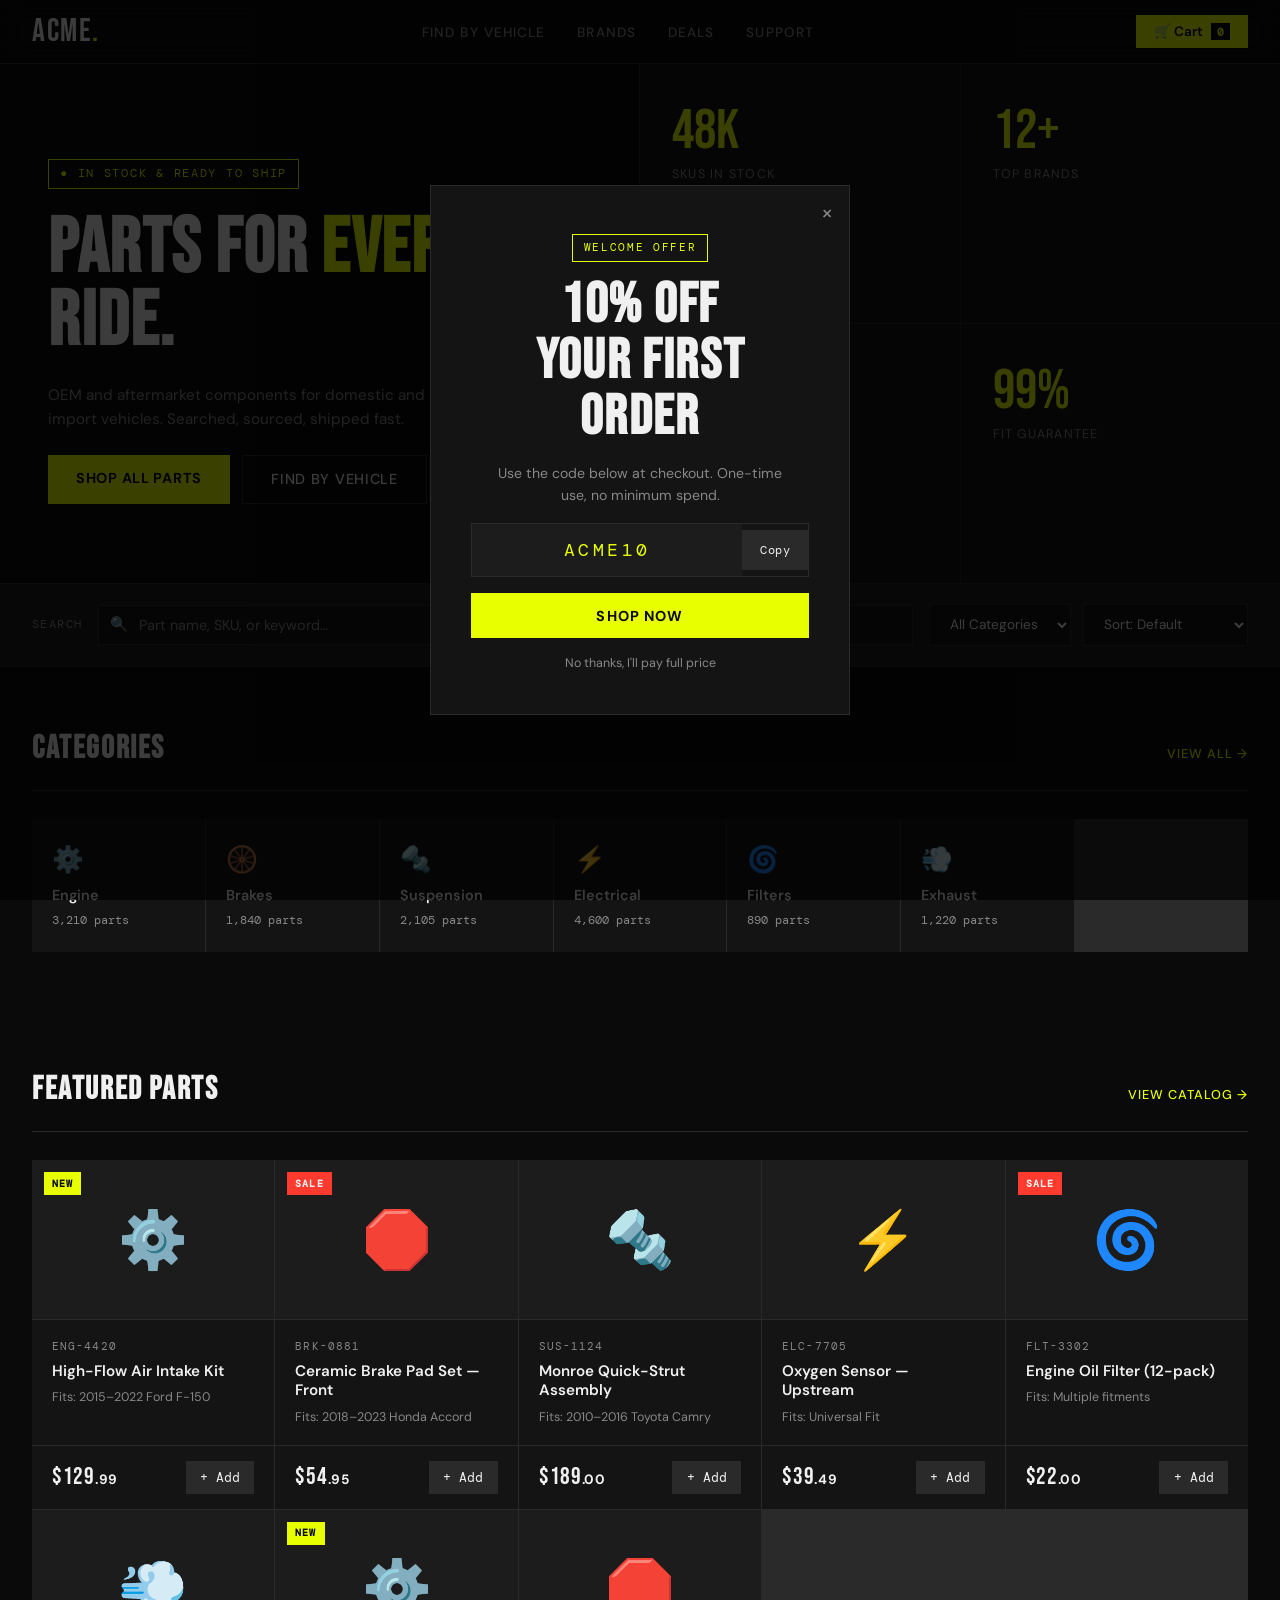
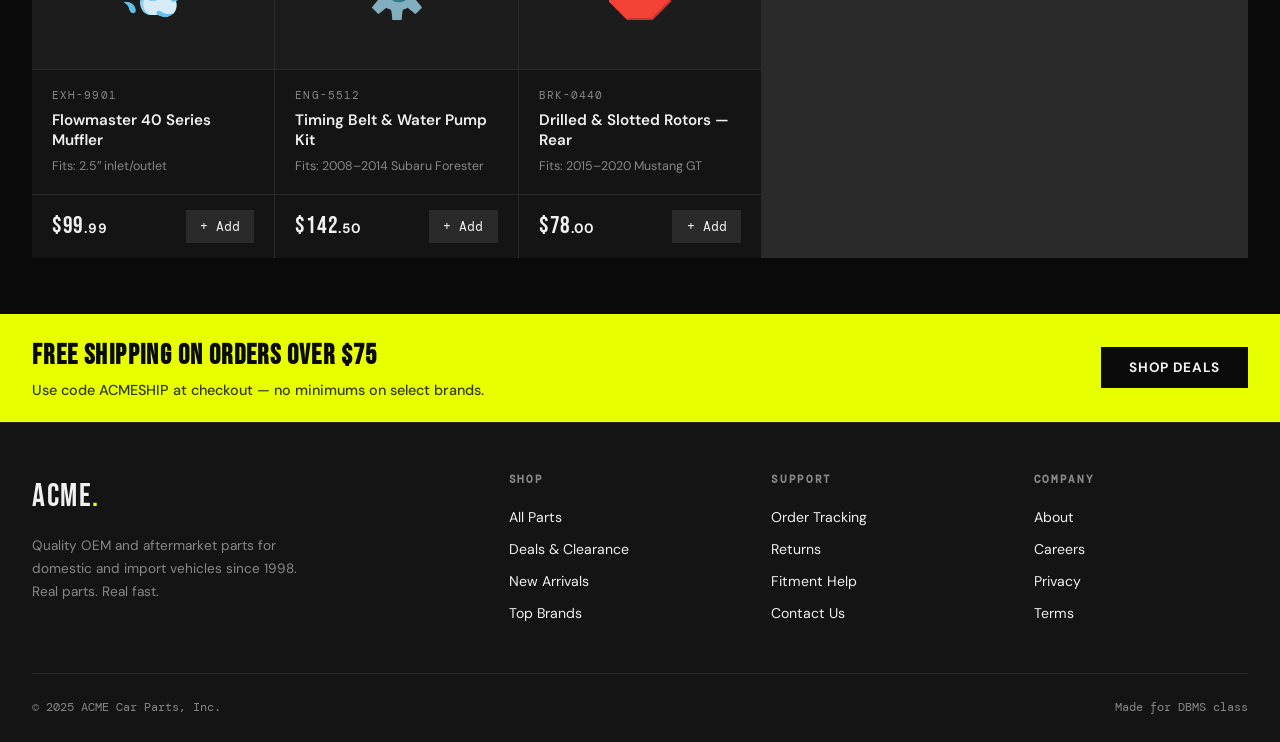
<file: index.html>
<!DOCTYPE html>
<html lang="en">
<head>
    <meta charset="UTF-8">
    <meta name="viewport" content="width=device-width, initial-scale=1.0">
    <title>ACME Car Parts</title>
    <link rel="stylesheet" href="css/styles.css">
</head>
<body>

<!-- NAV -->
<nav>
    <a href="#" class="nav-logo">ACME<span>.</span></a>
    <ul class="nav-links">
        <li><a href="vehicles.html">Find by Vehicle</a></li>
        <li><a href="brands.html">Brands</a></li>
        <li><a href="#search">Deals</a></li>
        <li><a href="#">Support</a></li>
    </ul>
    <div class="nav-right">
        <button class="cart-btn" id="cart-btn">
            &#128722; Cart
            <span class="cart-count" id="cart-count">0</span>
        </button>
    </div>
</nav>

<!-- HERO -->
<section class="hero">
    <div class="hero-text">
        <div class="hero-tag">&#9679; In Stock &amp; Ready to Ship</div>
        <h1>Parts for <em>Every</em> Ride.</h1>
        <p class="hero-sub">OEM and aftermarket components for domestic and import vehicles. Searched, sourced, shipped fast.</p>
        <div class="hero-actions">
            <a href="#parts" class="btn-primary">Shop All Parts</a>
            <a href="vehicles.html" class="btn-outline">Find by Vehicle</a>
        </div>
    </div>
    <div class="hero-visual">
        <div class="hero-stats">
            <div class="stat-cell">
                <span class="num">48K</span>
                <span class="label">SKUs in stock</span>
            </div>
            <div class="stat-cell">
                <span class="num">12+</span>
                <span class="label">Top brands</span>
            </div>
            <div class="stat-cell">
                <span class="num">2-day</span>
                <span class="label">Avg. shipping</span>
            </div>
            <div class="stat-cell">
                <span class="num">99%</span>
                <span class="label">Fit guarantee</span>
            </div>
        </div>
    </div>
</section>

<!-- SEARCH BAR -->
<div class="search-bar-wrap" id="search">
    <span class="search-label">Search</span>
    <div class="search-input-wrap">
        <span class="search-icon">&#128269;</span>
        <input type="text" id="search-input" placeholder="Part name, SKU, or keyword…">
    </div>
    <div class="filter-selects">
        <select id="filter-category">
            <option value="">All Categories</option>
            <option value="Engine">Engine</option>
            <option value="Brakes">Brakes</option>
            <option value="Suspension">Suspension</option>
            <option value="Electrical">Electrical</option>
            <option value="Filters">Filters</option>
            <option value="Exhaust">Exhaust</option>
        </select>
        <select id="filter-sort">
            <option value="">Sort: Default</option>
            <option value="price-asc">Price: Low → High</option>
            <option value="price-desc">Price: High → Low</option>
            <option value="name">Name A–Z</option>
        </select>
    </div>
</div>

<!-- CATEGORIES -->
<section class="section">
    <div class="section-header">
        <h2 class="section-title">Categories</h2>
        <a href="#" class="section-link">View All →</a>
    </div>
    <div class="categories-grid">
        <button class="category-card" data-category="Engine">
            <span class="cat-icon">⚙️</span>
            <span class="cat-name">Engine</span>
            <span class="cat-count">3,210 parts</span>
        </button>
        <button class="category-card" data-category="Brakes">
            <span class="cat-icon">🛞</span>
            <span class="cat-name">Brakes</span>
            <span class="cat-count">1,840 parts</span>
        </button>
        <button class="category-card" data-category="Suspension">
            <span class="cat-icon">🔩</span>
            <span class="cat-name">Suspension</span>
            <span class="cat-count">2,105 parts</span>
        </button>
        <button class="category-card" data-category="Electrical">
            <span class="cat-icon">⚡</span>
            <span class="cat-name">Electrical</span>
            <span class="cat-count">4,600 parts</span>
        </button>
        <button class="category-card" data-category="Filters">
            <span class="cat-icon">🌀</span>
            <span class="cat-name">Filters</span>
            <span class="cat-count">890 parts</span>
        </button>
        <button class="category-card" data-category="Exhaust">
            <span class="cat-icon">💨</span>
            <span class="cat-name">Exhaust</span>
            <span class="cat-count">1,220 parts</span>
        </button>
    </div>
</section>

<!-- PARTS LISTING -->
<section class="section" id="parts">
    <div class="section-header">
        <h2 class="section-title">Featured Parts</h2>
        <a href="#" class="section-link">View Catalog →</a>
    </div>
    <div class="parts-grid" id="parts-grid">
        <!-- Populated by main.js -->
    </div>
    <p id="no-results">No parts match your search.</p>
</section>

<!-- PROMO BAND -->
<div class="promo-band">
    <div>
        <h2>Free shipping on orders over $75</h2>
        <p>Use code ACMESHIP at checkout — no minimums on select brands.</p>
    </div>
    <button class="btn-dark">Shop Deals</button>
</div>

<!-- FOOTER -->
<footer>
    <div class="footer-grid">
        <div class="footer-brand">
            <a href="#" class="nav-logo">ACME<span>.</span></a>
            <p>Quality OEM and aftermarket parts for domestic and import vehicles since 1998. Real parts. Real fast.</p>
        </div>
        <div class="footer-col">
            <h4>Shop</h4>
            <ul>
                <li><a href="#">All Parts</a></li>
                <li><a href="#">Deals &amp; Clearance</a></li>
                <li><a href="#">New Arrivals</a></li>
                <li><a href="#">Top Brands</a></li>
            </ul>
        </div>
        <div class="footer-col">
            <h4>Support</h4>
            <ul>
                <li><a href="#">Order Tracking</a></li>
                <li><a href="#">Returns</a></li>
                <li><a href="#">Fitment Help</a></li>
                <li><a href="#">Contact Us</a></li>
            </ul>
        </div>
        <div class="footer-col">
            <h4>Company</h4>
            <ul>
                <li><a href="#">About</a></li>
                <li><a href="#">Careers</a></li>
                <li><a href="#">Privacy</a></li>
                <li><a href="#">Terms</a></li>
            </ul>
        </div>
    </div>
    <div class="footer-bottom">
        <p>© 2025 ACME Car Parts, Inc.</p>
        <p>Made for DBMS class</p>
    </div>
</footer>

<script src="js/main.js"></script>
</body>
</html>
</file>
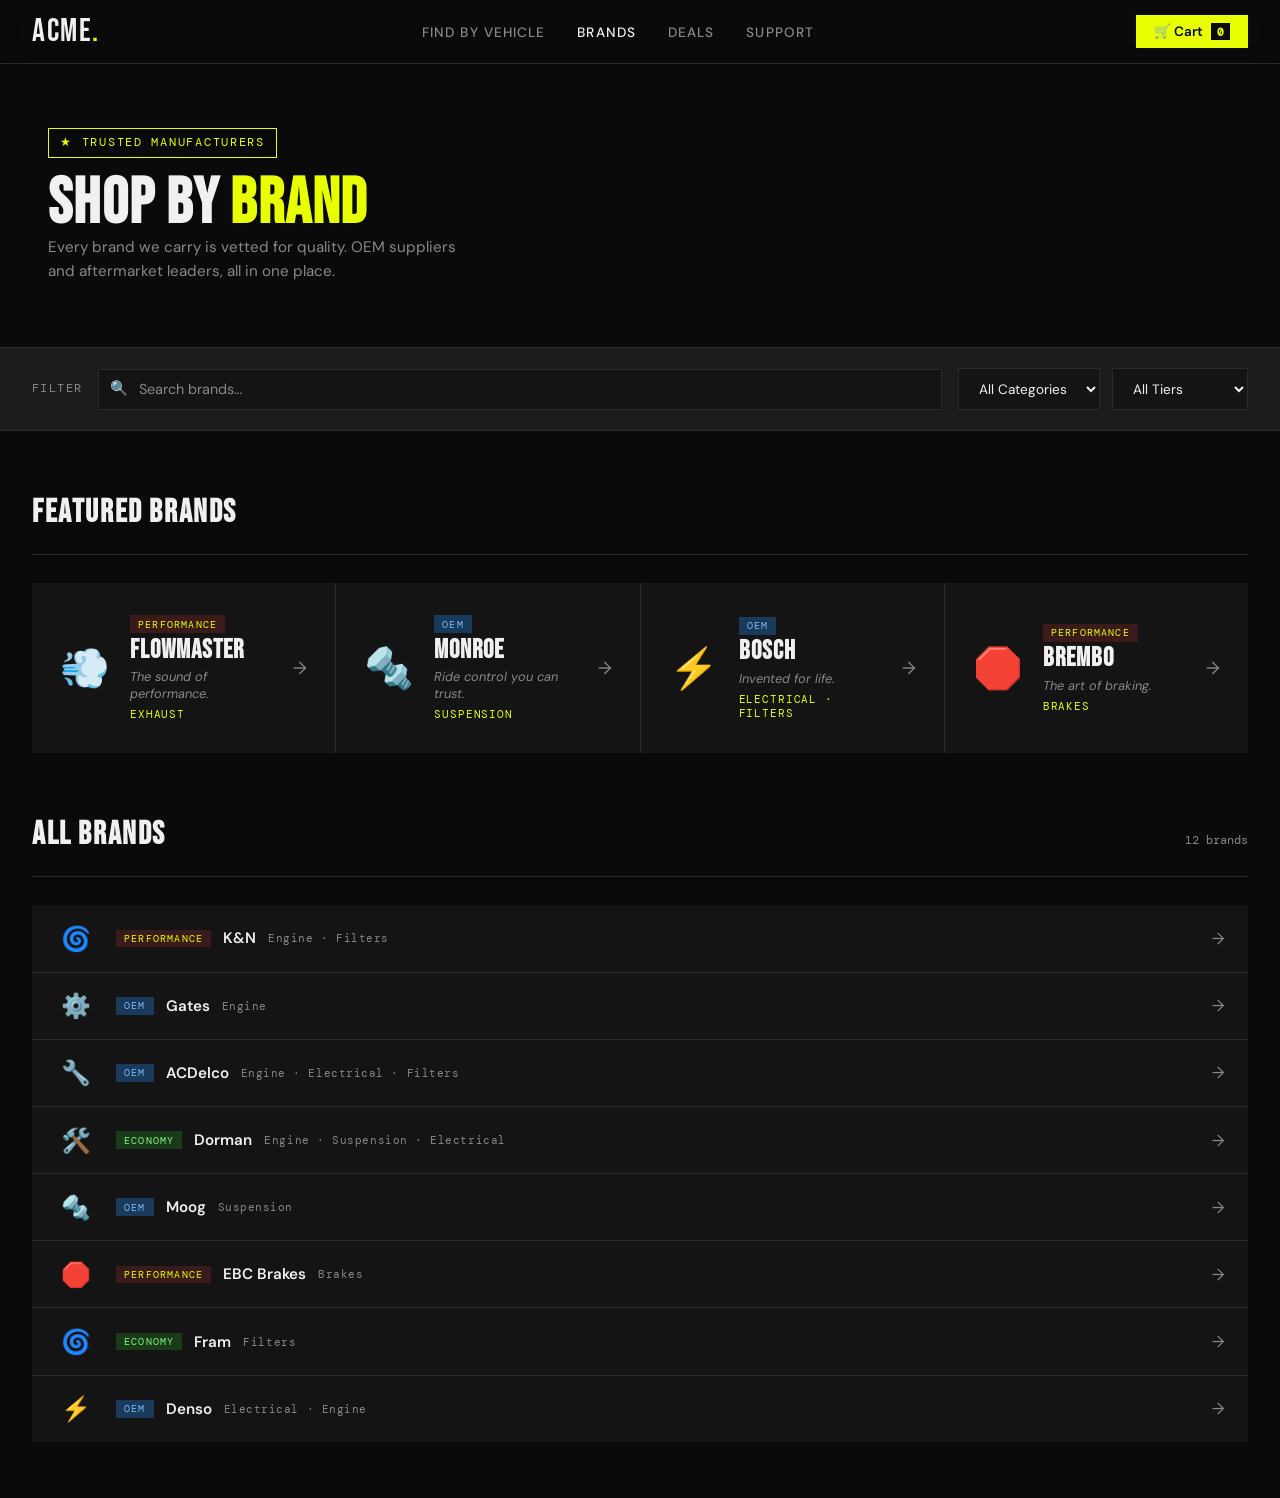
<file: brands.html>
<!DOCTYPE html>
<html lang="en">
<head>
    <meta charset="UTF-8">
    <meta name="viewport" content="width=device-width, initial-scale=1.0">
    <title>Brands — ACME Car Parts</title>
    <link rel="stylesheet" href="css/styles.css">
</head>
<body>

<!-- NAV -->
<nav>
    <a href="index.html" class="nav-logo">ACME<span>.</span></a>
    <ul class="nav-links">
        <li><a href="vehicle.html">Find by Vehicle</a></li>
        <li><a href="brands.html" class="nav-active">Brands</a></li>
        <li><a href="index.html#search">Deals</a></li>
        <li><a href="#">Support</a></li>
    </ul>
    <div class="nav-right">
        <button class="cart-btn" id="cart-btn">
            &#128722; Cart
            <span class="cart-count" id="cart-count">0</span>
        </button>
    </div>
</nav>

<!-- PAGE HEADER -->
<header class="page-header">
    <div class="page-header-text">
        <div class="hero-tag">&#9733; Trusted manufacturers</div>
        <h1>Shop by <em>Brand</em></h1>
        <p class="hero-sub">Every brand we carry is vetted for quality. OEM suppliers and aftermarket leaders, all in one place.</p>
    </div>
</header>

<!-- BRAND SEARCH -->
<div class="search-bar-wrap">
    <span class="search-label">Filter</span>
    <div class="search-input-wrap">
        <span class="search-icon">&#128269;</span>
        <input type="text" id="brand-search" placeholder="Search brands…">
    </div>
    <div class="filter-selects">
        <select id="brand-category-filter">
            <option value="">All Categories</option>
            <option value="Engine">Engine</option>
            <option value="Brakes">Brakes</option>
            <option value="Suspension">Suspension</option>
            <option value="Electrical">Electrical</option>
            <option value="Filters">Filters</option>
            <option value="Exhaust">Exhaust</option>
        </select>
        <select id="brand-tier-filter">
            <option value="">All Tiers</option>
            <option value="OEM">OEM</option>
            <option value="Performance">Performance</option>
            <option value="Economy">Economy</option>
        </select>
    </div>
</div>

<!-- FEATURED BRANDS -->
<section class="section" id="featured-section">
    <div class="section-header">
        <h2 class="section-title">Featured Brands</h2>
    </div>
    <div class="featured-brands-grid" id="featured-brands-grid">
        <!-- Populated by brands.js -->
    </div>
</section>

<!-- ALL BRANDS -->
<section class="section" id="all-brands-section" style="padding-top: 0;">
    <div class="section-header">
        <h2 class="section-title">All Brands</h2>
        <span class="brand-count-label" id="brand-count-label"></span>
    </div>
    <div class="brands-grid" id="brands-grid">
        <!-- Populated by brands.js -->
    </div>
    <p id="brands-none">No brands match your search.</p>
</section>

<!-- BRAND PARTS MODAL -->
<div id="brand-modal-overlay">
    <div id="brand-modal">
        <div id="brand-modal-header">
            <div>
                <p id="brand-modal-tag"></p>
                <h2 id="brand-modal-name"></h2>
                <p id="brand-modal-desc"></p>
            </div>
            <button id="brand-modal-close" aria-label="Close">&times;</button>
        </div>
        <div id="brand-modal-meta">
            <span id="brand-modal-tier"></span>
            <span id="brand-modal-cats"></span>
        </div>
        <div class="section-header" style="margin-top: 1.5rem;">
            <h3 class="section-title" style="font-size: 1.25rem;">Parts from this brand</h3>
        </div>
        <div class="parts-grid" id="brand-modal-parts-grid"></div>
        <p id="brand-modal-none">No parts listed for this brand yet.</p>
    </div>
</div>

<script src="js/brands.js"></script>
</body>
</html>
</file>
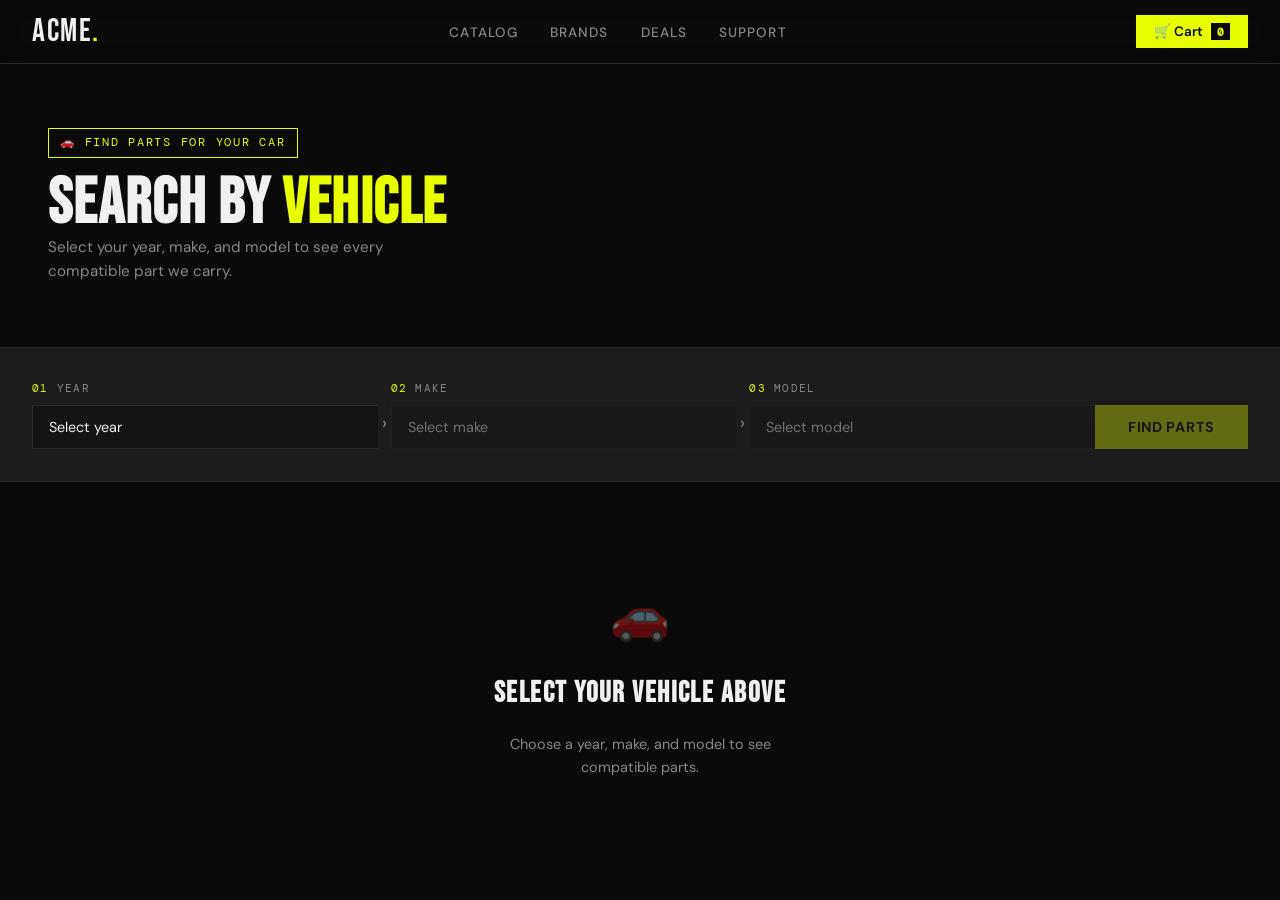
<file: vehicles.html>
<!DOCTYPE html>
<html lang="en">
<head>
    <meta charset="UTF-8">
    <meta name="viewport" content="width=device-width, initial-scale=1.0">
    <title>Search by Vehicle — ACME Car Parts</title>
    <link rel="stylesheet" href="css/styles.css">
</head>
<body>

<!-- NAV -->
<nav>
    <a href="index.html" class="nav-logo">ACME<span>.</span></a>
    <ul class="nav-links">
        <li><a href="index.html">Catalog</a></li>
        <li><a href="brands.html">Brands</a></li>
        <li><a href="index.html#search">Deals</a></li>
        <li><a href="#">Support</a></li>
    </ul>
    <div class="nav-right">
        <button class="cart-btn" id="cart-btn">
            &#128722; Cart
            <span class="cart-count" id="cart-count">0</span>
        </button>
    </div>
</nav>

<!-- PAGE HEADER -->
<header class="page-header">
    <div class="page-header-text">
        <div class="hero-tag">&#128663; Find parts for your car</div>
        <h1>Search by <em>Vehicle</em></h1>
        <p class="hero-sub">Select your year, make, and model to see every compatible part we carry.</p>
    </div>
</header>

<!-- VEHICLE SELECTOR -->
<section class="vehicle-selector-wrap">
    <div class="vehicle-selector">
        <div class="selector-step" id="step-year">
            <label class="selector-label" for="sel-year">
                <span class="step-num">01</span> Year
            </label>
            <select id="sel-year" class="selector-select">
                <option value="">Select year</option>
            </select>
        </div>

        <div class="selector-divider">›</div>

        <div class="selector-step" id="step-make">
            <label class="selector-label" for="sel-make">
                <span class="step-num">02</span> Make
            </label>
            <select id="sel-make" class="selector-select" disabled>
                <option value="">Select make</option>
            </select>
        </div>

        <div class="selector-divider">›</div>

        <div class="selector-step" id="step-model">
            <label class="selector-label" for="sel-model">
                <span class="step-num">03</span> Model
            </label>
            <select id="sel-model" class="selector-select" disabled>
                <option value="">Select model</option>
            </select>
        </div>

        <button class="btn-primary" id="btn-search-vehicle" disabled>Find Parts</button>
    </div>

    <!-- Recent searches -->
    <div id="recent-searches-wrap">
        <span class="search-label">Recent:</span>
        <div id="recent-searches"></div>
    </div>
</section>

<!-- RESULTS SECTION -->
<section class="section" id="results-section" style="display: none;">
    <div class="section-header">
        <h2 class="section-title" id="results-title">Results</h2>
        <div class="results-controls">
            <select id="results-filter-category" class="filter-select-sm">
                <option value="">All Categories</option>
                <option value="Engine">Engine</option>
                <option value="Brakes">Brakes</option>
                <option value="Suspension">Suspension</option>
                <option value="Electrical">Electrical</option>
                <option value="Filters">Filters</option>
                <option value="Exhaust">Exhaust</option>
            </select>
            <select id="results-sort" class="filter-select-sm">
                <option value="">Sort: Default</option>
                <option value="price-asc">Price: Low → High</option>
                <option value="price-desc">Price: High → Low</option>
                <option value="name">Name A–Z</option>
            </select>
        </div>
    </div>

    <div class="parts-grid" id="results-grid"></div>
    <p id="results-none">No parts found for this vehicle.</p>
</section>

<!-- EMPTY STATE (shown before a search) -->
<section class="empty-state" id="empty-state">
    <div class="empty-icon">&#128663;</div>
    <h3>Select your vehicle above</h3>
    <p>Choose a year, make, and model to see compatible parts.</p>
</section>

<script src="js/vehicle.js"></script>
</body>
</html>
</file>
<file: css/styles.css>
/* ── IMPORTS ── */
@import url('https://fonts.googleapis.com/css2?family=Bebas+Neue&family=DM+Sans:wght@300;400;500;600&family=DM+Mono:wght@400;500&display=swap');

/* ── VARIABLES ── */
:root {
    --black:      #0a0a0a;
    --dark:       #141414;
    --panel:      #1c1c1c;
    --border:     #2a2a2a;
    --accent:     #e8ff00;
    --accent-dim: #b8cc00;
    --white:      #f0f0f0;
    --muted:      #888888;
    --red:        #ff3b30;

    --font-display: 'Bebas Neue', sans-serif;
    --font-body:    'DM Sans', sans-serif;
    --font-mono:    'DM Mono', monospace;
}

/* ── RESET ── */
*, *::before, *::after {
    margin: 0;
    padding: 0;
    box-sizing: border-box;
}

/* ── BASE ── */
body {
    background: var(--black);
    color: var(--white);
    font-family: var(--font-body);
    font-size: 15px;
    line-height: 1.6;
    overflow-x: hidden;
}

a {
    color: inherit;
    text-decoration: none;
}

button {
    font-family: var(--font-body);
    cursor: pointer;
}

/* ── ANIMATIONS ── */
@keyframes fadeUp {
    from { opacity: 0; transform: translateY(24px); }
    to   { opacity: 1; transform: translateY(0); }
}

/* ── NAV ── */
nav {
    position: sticky;
    top: 0;
    z-index: 100;
    background: rgba(10, 10, 10, 0.9);
    backdrop-filter: blur(12px);
    border-bottom: 1px solid var(--border);
    display: flex;
    align-items: center;
    justify-content: space-between;
    padding: 0 2rem;
    height: 64px;
}

.nav-logo {
    font-family: var(--font-display);
    font-size: 2rem;
    letter-spacing: 0.05em;
    color: var(--white);
}

.nav-logo span {
    color: var(--accent);
}

.nav-links {
    display: flex;
    gap: 2rem;
    list-style: none;
}

.nav-links a {
    color: var(--muted);
    font-size: 0.85rem;
    font-weight: 500;
    letter-spacing: 0.08em;
    text-transform: uppercase;
    transition: color 0.2s;
}

.nav-links a:hover {
    color: var(--white);
}

.nav-right {
    display: flex;
    align-items: center;
    gap: 1rem;
}

.cart-btn {
    display: flex;
    align-items: center;
    gap: 0.5rem;
    background: var(--accent);
    color: var(--black);
    border: none;
    padding: 0.5rem 1.1rem;
    font-weight: 600;
    font-size: 0.85rem;
    transition: background 0.2s, transform 0.1s;
}

.cart-btn:hover {
    background: var(--accent-dim);
    transform: translateY(-1px);
}

.cart-count {
    background: var(--black);
    color: var(--accent);
    font-family: var(--font-mono);
    font-size: 0.7rem;
    padding: 0.1rem 0.4rem;
}

/* ── HERO ── */
.hero {
    display: grid;
    grid-template-columns: 1fr 1fr;
    min-height: 520px;
    border-bottom: 1px solid var(--border);
    overflow: hidden;
}

.hero-text {
    padding: 5rem 3rem 4rem;
    display: flex;
    flex-direction: column;
    justify-content: center;
    gap: 1.5rem;
    border-right: 1px solid var(--border);
    animation: fadeUp 0.7s ease both;
}

.hero-tag {
    display: inline-flex;
    align-items: center;
    gap: 0.4rem;
    font-family: var(--font-mono);
    font-size: 0.72rem;
    letter-spacing: 0.15em;
    text-transform: uppercase;
    color: var(--accent);
    border: 1px solid var(--accent);
    padding: 0.3rem 0.7rem;
    width: fit-content;
}

.hero h1 {
    font-family: var(--font-display);
    font-size: clamp(3.5rem, 6vw, 6rem);
    line-height: 0.95;
    letter-spacing: 0.02em;
}

.hero h1 em {
    color: var(--accent);
    font-style: normal;
}

.hero-sub {
    color: var(--muted);
    max-width: 420px;
    font-size: 0.95rem;
}

.hero-actions {
    display: flex;
    gap: 0.75rem;
    flex-wrap: wrap;
}

.hero-visual {
    background: var(--dark);
    display: flex;
    align-items: center;
    justify-content: center;
    overflow: hidden;
    animation: fadeUp 0.7s 0.2s ease both;
}

.hero-stats {
    display: grid;
    grid-template-columns: 1fr 1fr;
    gap: 1px;
    background: var(--border);
    width: 100%;
    height: 100%;
}

.stat-cell {
    background: var(--dark);
    padding: 2.5rem 2rem;
    display: flex;
    flex-direction: column;
    gap: 0.3rem;
}

.stat-cell .num {
    font-family: var(--font-display);
    font-size: 3.5rem;
    color: var(--accent);
    line-height: 1;
}

.stat-cell .label {
    font-size: 0.78rem;
    color: var(--muted);
    letter-spacing: 0.1em;
    text-transform: uppercase;
}

/* ── BUTTONS ── */
.btn-primary {
    background: var(--accent);
    color: var(--black);
    border: none;
    padding: 0.75rem 1.75rem;
    font-weight: 700;
    font-size: 0.9rem;
    letter-spacing: 0.05em;
    text-transform: uppercase;
    transition: background 0.2s, transform 0.1s;
    display: inline-block;
}

.btn-primary:hover {
    background: var(--accent-dim);
    transform: translateY(-2px);
}

.btn-outline {
    background: transparent;
    color: var(--white);
    border: 1px solid var(--border);
    padding: 0.75rem 1.75rem;
    font-weight: 500;
    font-size: 0.9rem;
    letter-spacing: 0.05em;
    text-transform: uppercase;
    transition: border-color 0.2s;
    display: inline-block;
}

.btn-outline:hover {
    border-color: var(--white);
}

.btn-dark {
    background: var(--black);
    color: var(--white);
    border: none;
    padding: 0.75rem 1.75rem;
    font-weight: 700;
    font-size: 0.85rem;
    letter-spacing: 0.05em;
    text-transform: uppercase;
    white-space: nowrap;
    transition: opacity 0.2s;
}

.btn-dark:hover {
    opacity: 0.8;
}

/* ── SEARCH BAR ── */
.search-bar-wrap {
    background: var(--panel);
    border-bottom: 1px solid var(--border);
    padding: 1.25rem 2rem;
    display: flex;
    gap: 1rem;
    align-items: center;
}

.search-label {
    font-family: var(--font-mono);
    font-size: 0.72rem;
    letter-spacing: 0.12em;
    text-transform: uppercase;
    color: var(--muted);
    white-space: nowrap;
}

.search-input-wrap {
    flex: 1;
    position: relative;
}

.search-input-wrap input {
    width: 100%;
    background: var(--dark);
    border: 1px solid var(--border);
    color: var(--white);
    padding: 0.65rem 1rem 0.65rem 2.5rem;
    font-family: var(--font-body);
    font-size: 0.9rem;
    outline: none;
    transition: border-color 0.2s;
}

.search-input-wrap input:focus {
    border-color: var(--accent);
}

.search-input-wrap input::placeholder {
    color: var(--muted);
}

.search-icon {
    position: absolute;
    left: 0.75rem;
    top: 50%;
    transform: translateY(-50%);
    color: var(--muted);
    font-size: 0.9rem;
    pointer-events: none;
}

.filter-selects {
    display: flex;
    gap: 0.75rem;
}

.filter-selects select {
    background: var(--dark);
    border: 1px solid var(--border);
    color: var(--white);
    padding: 0.65rem 1rem;
    font-family: var(--font-body);
    font-size: 0.85rem;
    outline: none;
    cursor: pointer;
    transition: border-color 0.2s;
}

.filter-selects select:focus {
    border-color: var(--accent);
}

/* ── SECTIONS ── */
.section {
    padding: 3.5rem 2rem;
}

.section-header {
    display: flex;
    align-items: baseline;
    justify-content: space-between;
    margin-bottom: 1.75rem;
    border-bottom: 1px solid var(--border);
    padding-bottom: 1rem;
}

.section-title {
    font-family: var(--font-display);
    font-size: 2rem;
    letter-spacing: 0.05em;
}

.section-link {
    font-size: 0.8rem;
    color: var(--accent);
    letter-spacing: 0.08em;
    text-transform: uppercase;
    font-weight: 500;
}

.section-link:hover {
    text-decoration: underline;
}

/* ── CATEGORIES ── */
.categories-grid {
    display: grid;
    grid-template-columns: repeat(auto-fill, minmax(160px, 1fr));
    gap: 1px;
    background: var(--border);
}

.category-card {
    background: var(--dark);
    padding: 1.5rem 1.25rem;
    color: var(--white);
    display: flex;
    flex-direction: column;
    align-items: flex-start;
    gap: 0.6rem;
    transition: background 0.2s;
    border: none;
    text-align: left;
}

.category-card:hover {
    background: var(--panel);
}

.category-card:hover .cat-icon {
    color: var(--accent);
}

.cat-icon {
    font-size: 1.6rem;
    transition: color 0.2s;
}

.cat-name {
    font-weight: 600;
    font-size: 0.9rem;
}

.cat-count {
    font-family: var(--font-mono);
    font-size: 0.72rem;
    color: var(--muted);
}

/* ── PARTS GRID ── */
.parts-grid {
    display: grid;
    grid-template-columns: repeat(auto-fill, minmax(240px, 1fr));
    gap: 1px;
    background: var(--border);
}

.part-card {
    background: var(--dark);
    display: flex;
    flex-direction: column;
    transition: background 0.2s;
}

.part-card:hover {
    background: var(--panel);
}

.part-img {
    height: 160px;
    background: var(--panel);
    display: flex;
    align-items: center;
    justify-content: center;
    font-size: 3.5rem;
    border-bottom: 1px solid var(--border);
    position: relative;
}

.part-badge {
    position: absolute;
    top: 0.75rem;
    left: 0.75rem;
    font-family: var(--font-mono);
    font-size: 0.65rem;
    font-weight: 600;
    letter-spacing: 0.1em;
    text-transform: uppercase;
    padding: 0.2rem 0.5rem;
}

.part-badge.sale {
    background: var(--red);
    color: var(--white);
}

.part-badge.new {
    background: var(--accent);
    color: var(--black);
}

.part-info {
    padding: 1.1rem 1.25rem;
    flex: 1;
    display: flex;
    flex-direction: column;
    gap: 0.4rem;
}

.part-sku {
    font-family: var(--font-mono);
    font-size: 0.68rem;
    color: var(--muted);
    letter-spacing: 0.1em;
}

.part-name {
    font-weight: 600;
    font-size: 0.95rem;
    line-height: 1.3;
}

.part-compat {
    font-size: 0.78rem;
    color: var(--muted);
}

.part-footer {
    display: flex;
    align-items: center;
    justify-content: space-between;
    padding: 0.75rem 1.25rem;
    border-top: 1px solid var(--border);
    margin-top: auto;
}

.part-price {
    font-family: var(--font-display);
    font-size: 1.5rem;
    letter-spacing: 0.03em;
}

.part-price .cents {
    font-family: var(--font-body);
    font-size: 0.85rem;
    font-weight: 700;
}

.add-btn {
    background: var(--border);
    color: var(--white);
    border: none;
    padding: 0.5rem 0.9rem;
    font-family: var(--font-mono);
    font-size: 0.8rem;
    transition: background 0.2s, color 0.2s;
}

.add-btn:hover {
    background: var(--accent);
    color: var(--black);
}

/* ── NO RESULTS ── */
#no-results {
    display: none;
    color: var(--muted);
    padding: 2rem 0;
    font-size: 0.9rem;
}

/* ── PROMO BAND ── */
.promo-band {
    background: var(--accent);
    color: var(--black);
    padding: 1.25rem 2rem;
    display: flex;
    align-items: center;
    justify-content: space-between;
    gap: 1rem;
    flex-wrap: wrap;
}

.promo-band h2 {
    font-family: var(--font-display);
    font-size: 1.75rem;
    letter-spacing: 0.05em;
}

.promo-band p {
    font-size: 0.9rem;
    font-weight: 500;
    opacity: 0.8;
}

/* ── FOOTER ── */
footer {
    background: var(--dark);
    border-top: 1px solid var(--border);
    padding: 3rem 2rem 1.5rem;
}

.footer-grid {
    display: grid;
    grid-template-columns: 2fr 1fr 1fr 1fr;
    gap: 3rem;
    margin-bottom: 3rem;
}

.footer-brand p {
    font-size: 0.85rem;
    color: var(--muted);
    max-width: 280px;
    line-height: 1.7;
    margin-top: 0.75rem;
}

.footer-col h4 {
    font-family: var(--font-mono);
    font-size: 0.7rem;
    letter-spacing: 0.15em;
    text-transform: uppercase;
    color: var(--muted);
    margin-bottom: 1rem;
}

.footer-col ul {
    list-style: none;
    display: flex;
    flex-direction: column;
    gap: 0.5rem;
}

.footer-col a {
    font-size: 0.88rem;
    transition: color 0.2s;
}

.footer-col a:hover {
    color: var(--accent);
}

.footer-bottom {
    border-top: 1px solid var(--border);
    padding-top: 1.5rem;
    display: flex;
    align-items: center;
    justify-content: space-between;
    flex-wrap: wrap;
    gap: 0.5rem;
}

.footer-bottom p {
    font-size: 0.78rem;
    color: var(--muted);
    font-family: var(--font-mono);
}

/* ── RESPONSIVE ── */
@media (max-width: 768px) {
    .hero {
        grid-template-columns: 1fr;
    }

    .hero-visual {
        display: none;
    }

    .filter-selects {
        display: none;
    }

    nav .nav-links {
        display: none;
    }

    .footer-grid {
        grid-template-columns: 1fr 1fr;
        gap: 2rem;
    }

    .footer-brand {
        grid-column: span 2;
    }
}

/* ── DISCOUNT POPUP ── */
#popup-overlay {
    position: fixed;
    inset: 0;
    background: rgba(0, 0, 0, 0.75);
    display: flex;
    align-items: center;
    justify-content: center;
    z-index: 999;
    opacity: 0;
    transition: opacity 0.3s ease;
    padding: 1rem;
}

#popup-overlay.visible {
    opacity: 1;
}

#popup {
    background: var(--dark);
    border: 1px solid var(--border);
    padding: 3rem 2.5rem 2.5rem;
    max-width: 420px;
    width: 100%;
    position: relative;
    display: flex;
    flex-direction: column;
    align-items: center;
    text-align: center;
    gap: 1rem;
    transform: translateY(20px);
    transition: transform 0.3s ease;
}

#popup-overlay.visible #popup {
    transform: translateY(0);
}

#popup-close {
    position: absolute;
    top: 1rem;
    right: 1rem;
    background: none;
    border: none;
    color: var(--muted);
    font-size: 1.4rem;
    line-height: 1;
    transition: color 0.2s;
}

#popup-close:hover {
    color: var(--white);
}

#popup-tag {
    font-family: var(--font-mono);
    font-size: 0.7rem;
    letter-spacing: 0.15em;
    text-transform: uppercase;
    color: var(--accent);
    border: 1px solid var(--accent);
    padding: 0.25rem 0.65rem;
}

#popup-heading {
    font-family: var(--font-display);
    font-size: 3.5rem;
    line-height: 1;
    letter-spacing: 0.03em;
}

#popup-sub {
    color: var(--muted);
    font-size: 0.88rem;
    max-width: 300px;
    line-height: 1.6;
}

#popup-code-wrap {
    display: flex;
    align-items: center;
    gap: 0;
    border: 1px solid var(--border);
    overflow: hidden;
    width: 100%;
}

#popup-code {
    flex: 1;
    font-family: var(--font-mono);
    font-size: 1.1rem;
    letter-spacing: 0.2em;
    color: var(--accent);
    padding: 0.75rem 1rem;
    background: var(--panel);
}

#popup-copy {
    background: var(--border);
    color: var(--white);
    border: none;
    padding: 0.75rem 1.1rem;
    font-family: var(--font-mono);
    font-size: 0.78rem;
    letter-spacing: 0.05em;
    transition: background 0.2s, color 0.2s;
    white-space: nowrap;
}

#popup-copy:hover {
    background: var(--accent);
    color: var(--black);
}

#popup-cta {
    width: 100%;
    background: var(--accent);
    color: var(--black);
    border: none;
    padding: 0.85rem;
    font-family: var(--font-body);
    font-weight: 700;
    font-size: 0.9rem;
    letter-spacing: 0.08em;
    text-transform: uppercase;
    transition: background 0.2s;
}

#popup-cta:hover {
    background: var(--accent-dim);
}

#popup-dismiss {
    font-size: 0.78rem;
    color: var(--muted);
    cursor: pointer;
    transition: color 0.2s;
}

#popup-dismiss:hover {
    color: var(--white);
    text-decoration: underline;
}

/* ── PAGE HEADER (vehicle & brands pages) ── */
.page-header {
    border-bottom: 1px solid var(--border);
    padding: 4rem 3rem;
    animation: fadeUp 0.6s ease both;
}

.page-header h1 {
    font-family: var(--font-display);
    font-size: clamp(3rem, 5vw, 5rem);
    line-height: 0.95;
    letter-spacing: 0.02em;
    margin-top: 1rem;
}

.page-header h1 em {
    color: var(--accent);
    font-style: normal;
}

/* ── VEHICLE SELECTOR ── */
.vehicle-selector-wrap {
    background: var(--panel);
    border-bottom: 1px solid var(--border);
    padding: 2rem;
    display: flex;
    flex-direction: column;
    gap: 1.25rem;
}

.vehicle-selector {
    display: flex;
    align-items: flex-end;
    gap: 0;
    flex-wrap: wrap;
}

.selector-step {
    display: flex;
    flex-direction: column;
    gap: 0.4rem;
    flex: 1;
    min-width: 160px;
}

.selector-label {
    display: flex;
    align-items: center;
    gap: 0.5rem;
    font-family: var(--font-mono);
    font-size: 0.7rem;
    letter-spacing: 0.12em;
    text-transform: uppercase;
    color: var(--muted);
}

.step-num {
    color: var(--accent);
}

.selector-select {
    background: var(--dark);
    border: 1px solid var(--border);
    border-right: none;
    color: var(--white);
    padding: 0.75rem 1rem;
    font-family: var(--font-body);
    font-size: 0.9rem;
    outline: none;
    cursor: pointer;
    transition: border-color 0.2s, background 0.2s;
    width: 100%;
    -webkit-appearance: none;
}

.selector-select:focus {
    border-color: var(--accent);
    background: var(--panel);
}

.selector-select:disabled {
    opacity: 0.4;
    cursor: not-allowed;
}

.selector-divider {
    color: var(--muted);
    padding: 0 0.25rem 0.75rem;
    font-size: 1.1rem;
    align-self: flex-end;
}

.vehicle-selector .btn-primary {
    align-self: flex-end;
    padding: 0.75rem 2rem;
    white-space: nowrap;
    border: 1px solid var(--accent);
}

.vehicle-selector .btn-primary:disabled {
    opacity: 0.35;
    cursor: not-allowed;
    transform: none;
}

/* ── RECENT SEARCHES ── */
#recent-searches-wrap {
    display: flex;
    align-items: center;
    gap: 0.75rem;
    flex-wrap: wrap;
}

#recent-searches {
    display: flex;
    gap: 0.5rem;
    flex-wrap: wrap;
}

.recent-tag {
    background: var(--dark);
    border: 1px solid var(--border);
    color: var(--muted);
    font-family: var(--font-mono);
    font-size: 0.72rem;
    letter-spacing: 0.05em;
    padding: 0.3rem 0.75rem;
    cursor: pointer;
    transition: border-color 0.2s, color 0.2s;
}

.recent-tag:hover {
    border-color: var(--accent);
    color: var(--white);
}

/* ── RESULTS CONTROLS ── */
.results-controls {
    display: flex;
    gap: 0.75rem;
}

.filter-select-sm {
    background: var(--dark);
    border: 1px solid var(--border);
    color: var(--white);
    padding: 0.4rem 0.75rem;
    font-family: var(--font-body);
    font-size: 0.82rem;
    outline: none;
    cursor: pointer;
    transition: border-color 0.2s;
}

.filter-select-sm:focus {
    border-color: var(--accent);
}

/* ── NO RESULTS / EMPTY STATE ── */
#results-none {
    display: none;
    color: var(--muted);
    padding: 2rem 0;
    font-size: 0.9rem;
}

.empty-state {
    display: flex;
    flex-direction: column;
    align-items: center;
    justify-content: center;
    gap: 1rem;
    padding: 6rem 2rem;
    text-align: center;
    color: var(--muted);
}

.empty-icon {
    font-size: 3rem;
    opacity: 0.4;
}

.empty-state h3 {
    font-family: var(--font-display);
    font-size: 1.8rem;
    letter-spacing: 0.05em;
    color: var(--white);
}

.empty-state p {
    font-size: 0.9rem;
    max-width: 300px;
}

/* ── NAV ACTIVE ── */
.nav-active {
    color: var(--white) !important;
}

/* ── FEATURED BRANDS GRID ── */
.featured-brands-grid {
    display: grid;
    grid-template-columns: repeat(auto-fill, minmax(280px, 1fr));
    gap: 1px;
    background: var(--border);
}

.featured-brand-card {
    background: var(--dark);
    border: none;
    color: var(--white);
    padding: 2rem 1.75rem;
    display: flex;
    align-items: center;
    gap: 1.25rem;
    text-align: left;
    cursor: pointer;
    transition: background 0.2s;
    position: relative;
}

.featured-brand-card:hover {
    background: var(--panel);
}

.featured-brand-logo {
    font-size: 2.5rem;
    flex-shrink: 0;
}

.featured-brand-info {
    display: flex;
    flex-direction: column;
    gap: 0.3rem;
    flex: 1;
}

.featured-brand-name {
    font-family: var(--font-display);
    font-size: 1.6rem;
    letter-spacing: 0.04em;
    line-height: 1;
}

.featured-brand-tagline {
    font-size: 0.8rem;
    color: var(--muted);
    font-style: italic;
}

.featured-brand-cats {
    font-family: var(--font-mono);
    font-size: 0.68rem;
    color: var(--accent);
    letter-spacing: 0.08em;
    text-transform: uppercase;
}

.featured-brand-arrow {
    color: var(--muted);
    font-size: 1.1rem;
    transition: color 0.2s, transform 0.2s;
}

.featured-brand-card:hover .featured-brand-arrow {
    color: var(--accent);
    transform: translateX(4px);
}

/* ── BRAND TIER BADGES ── */
.brand-tier-badge {
    font-family: var(--font-mono);
    font-size: 0.62rem;
    letter-spacing: 0.12em;
    text-transform: uppercase;
    padding: 0.15rem 0.5rem;
    width: fit-content;
}

.tier-oem         { background: #1a3a5c; color: #7eb8f7; }
.tier-performance { background: #3a1a1a; color: var(--accent); }
.tier-economy     { background: #1a3a1a; color: #7ef77e; }

/* ── ALL BRANDS GRID ── */
.brands-grid {
    display: flex;
    flex-direction: column;
    gap: 1px;
    background: var(--border);
}

.brand-card {
    background: var(--dark);
    border: none;
    color: var(--white);
    padding: 1.1rem 1.5rem;
    display: flex;
    align-items: center;
    gap: 1.25rem;
    text-align: left;
    cursor: pointer;
    transition: background 0.2s;
}

.brand-card:hover {
    background: var(--panel);
}

.brand-card-logo {
    font-size: 1.5rem;
    width: 2.5rem;
    text-align: center;
    flex-shrink: 0;
}

.brand-card-info {
    display: flex;
    align-items: center;
    gap: 0.75rem;
    flex: 1;
    flex-wrap: wrap;
}

.brand-card-name {
    font-weight: 600;
    font-size: 0.95rem;
}

.brand-card-cats {
    font-family: var(--font-mono);
    font-size: 0.68rem;
    color: var(--muted);
    letter-spacing: 0.05em;
}

.brand-card-arrow {
    color: var(--muted);
    font-size: 1rem;
    transition: color 0.2s, transform 0.2s;
}

.brand-card:hover .brand-card-arrow {
    color: var(--accent);
    transform: translateX(4px);
}

.brand-count-label {
    font-family: var(--font-mono);
    font-size: 0.75rem;
    color: var(--muted);
}

#brands-none {
    display: none;
    color: var(--muted);
    padding: 2rem 0;
    font-size: 0.9rem;
}

/* ── BRAND MODAL ── */
#brand-modal-overlay {
    display: none;
    position: fixed;
    inset: 0;
    background: rgba(0, 0, 0, 0.8);
    z-index: 999;
    align-items: flex-start;
    justify-content: flex-end;
    opacity: 0;
    transition: opacity 0.3s ease;
}

#brand-modal-overlay.visible {
    opacity: 1;
}

#brand-modal {
    background: var(--dark);
    border-left: 1px solid var(--border);
    width: 100%;
    max-width: 560px;
    height: 100vh;
    overflow-y: auto;
    padding: 2rem;
    transform: translateX(40px);
    transition: transform 0.3s ease;
    display: flex;
    flex-direction: column;
    gap: 0.75rem;
}

#brand-modal-overlay.visible #brand-modal {
    transform: translateX(0);
}

#brand-modal-header {
    display: flex;
    justify-content: space-between;
    align-items: flex-start;
    gap: 1rem;
}

#brand-modal-tag {
    font-family: var(--font-mono);
    font-size: 0.7rem;
    color: var(--muted);
    letter-spacing: 0.1em;
    font-style: italic;
    margin-bottom: 0.25rem;
}

#brand-modal-name {
    font-family: var(--font-display);
    font-size: 2.5rem;
    letter-spacing: 0.04em;
    line-height: 1;
}

#brand-modal-desc {
    font-size: 0.88rem;
    color: var(--muted);
    line-height: 1.7;
    margin-top: 0.5rem;
    max-width: 400px;
}

#brand-modal-close {
    background: none;
    border: none;
    color: var(--muted);
    font-size: 1.5rem;
    line-height: 1;
    flex-shrink: 0;
    transition: color 0.2s;
}

#brand-modal-close:hover {
    color: var(--white);
}

#brand-modal-meta {
    display: flex;
    align-items: center;
    gap: 0.75rem;
    flex-wrap: wrap;
}

#brand-modal-cats {
    font-family: var(--font-mono);
    font-size: 0.72rem;
    color: var(--accent);
    letter-spacing: 0.08em;
    text-transform: uppercase;
}

#brand-modal-none {
    display: none;
    color: var(--muted);
    font-size: 0.88rem;
    padding: 1rem 0;
}

@media (max-width: 768px) {
    #brand-modal {
        max-width: 100%;
        border-left: none;
        border-top: 1px solid var(--border);
    }

    .featured-brands-grid {
        grid-template-columns: 1fr;
    }
}
</file>
